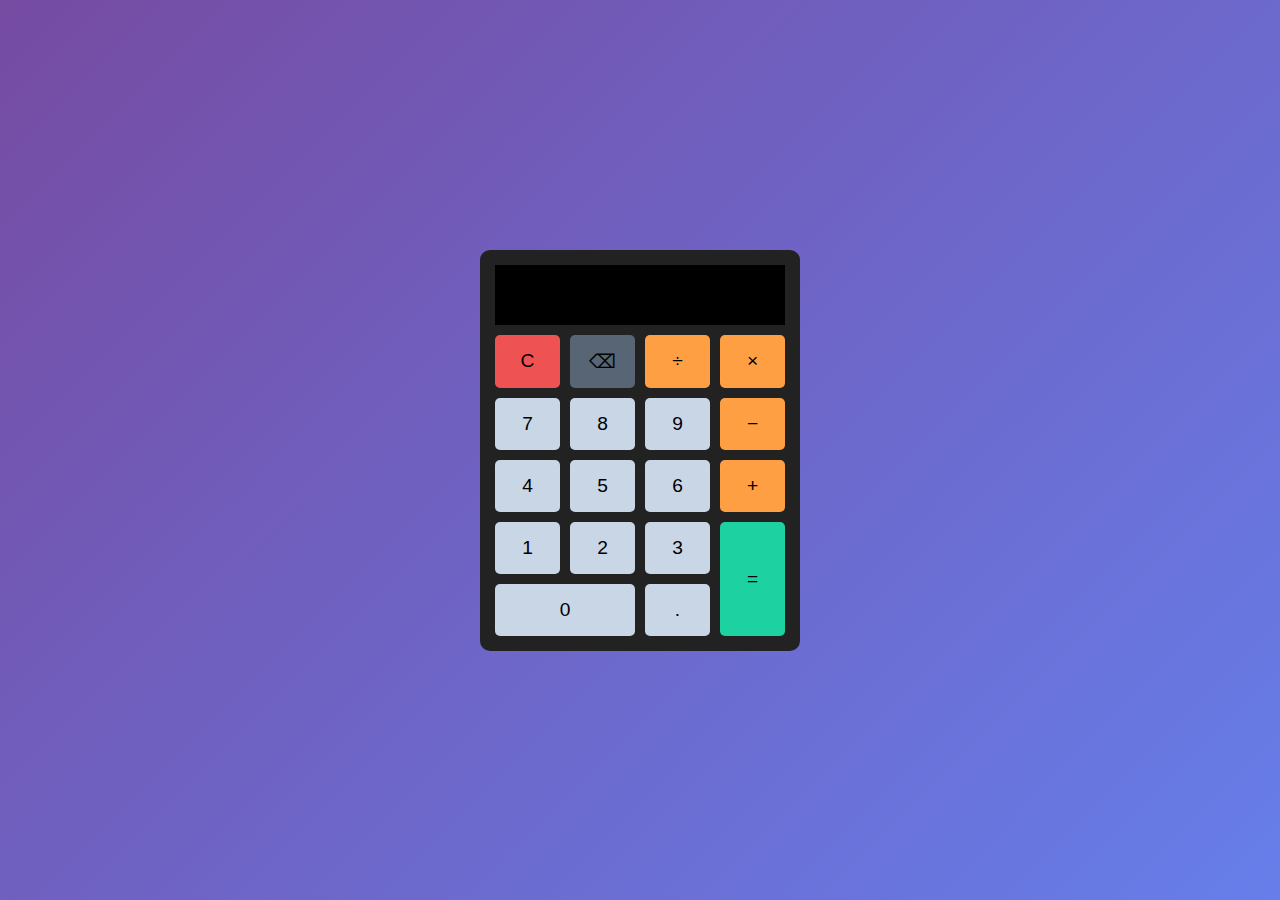
<file: CodeAlpha_Calculator-App/index.html>
<!DOCTYPE html>
<html lang="en">
<head>
  <meta charset="UTF-8" />
  <title>Basic Calculator</title>
  <link rel="stylesheet" href="style.css" />
</head>
<body>

  <div class="calculator">
    <input type="text" id="display" readonly />

    <div class="buttons">
      <button class="clear">C</button>
      <button class="delete">⌫</button>
      <button class="operator">÷</button>
      <button class="operator">×</button>

      <button>7</button>
      <button>8</button>
      <button>9</button>
      <button class="operator">−</button>

      <button>4</button>
      <button>5</button>
      <button>6</button>
      <button class="operator">+</button>

      <button>1</button>
      <button>2</button>
      <button>3</button>
      <button class="equal">=</button>

      <button class="zero">0</button>
      <button>.</button>
    </div>
  </div>

  <script src="app.js"></script>
</body>
</html>
</file>
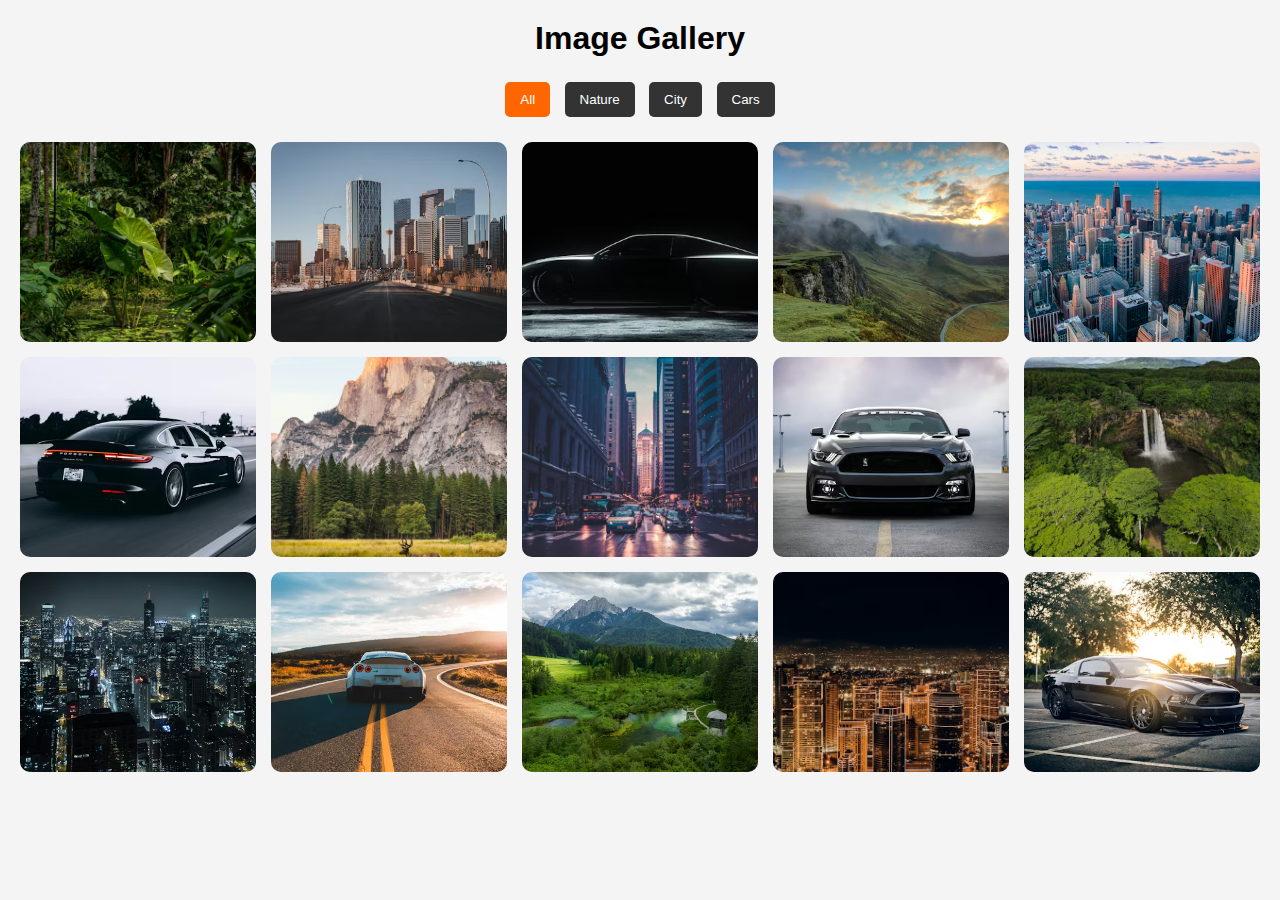
<file: CodeAlpha_Image-Gallery-App/index.html>
<!DOCTYPE html>
<html lang="en">
  <head>
    <meta charset="UTF-8" />
    <meta name="viewport" content="width=device-width, initial-scale=1.0" />
    <title>Image Gallery</title>
    <link rel="stylesheet" href="style.css" />
  </head>
  <body>
    <h1>Image Gallery</h1>

    <!-- Filter Buttons -->
    <div class="filters">
      <button data-filter="all" class="active">All</button>
      <button data-filter="nature">Nature</button>
      <button data-filter="city">City</button>
      <button data-filter="cars">Cars</button>
    </div>

    <!-- Gallery -->
    <div class="gallery">
      <img src="images/nature1.avif" data-category="nature" />
      <img src="images/city1.avif" data-category="city" />
      <img src="images/car1.avif" data-category="cars" />
      <img src="images/nature2.avif" data-category="nature" />
      <img src="images/city2.avif" data-category="city" />
      <img src="images/car2.avif" data-category="cars" />
      <img src="images/nature3.avif" data-category="nature" />
      <img src="images/city3.avif" data-category="city" />
      <img src="images/car3.avif" data-category="cars" />
      <img src="images/nature4.avif" data-category="nature" />
      <img src="images/city4.avif" data-category="city" />
      <img src="images/car4.avif" data-category="cars" />
      <img src="images/nature5.avif" data-category="nature" />
      <img src="images/city5.avif" data-category="city" />
      <img src="images/car5.avif" data-category="cars" />
    </div>

    <!-- Lightbox -->
    <div class="lightbox">
      <span class="close">&times;</span>
      <button class="prev">&#10094;</button>
      <img class="lightbox-img" />
      <button class="next">&#10095;</button>
    </div>

    <script src="script.js"></script>
  </body>
</html>
</file>
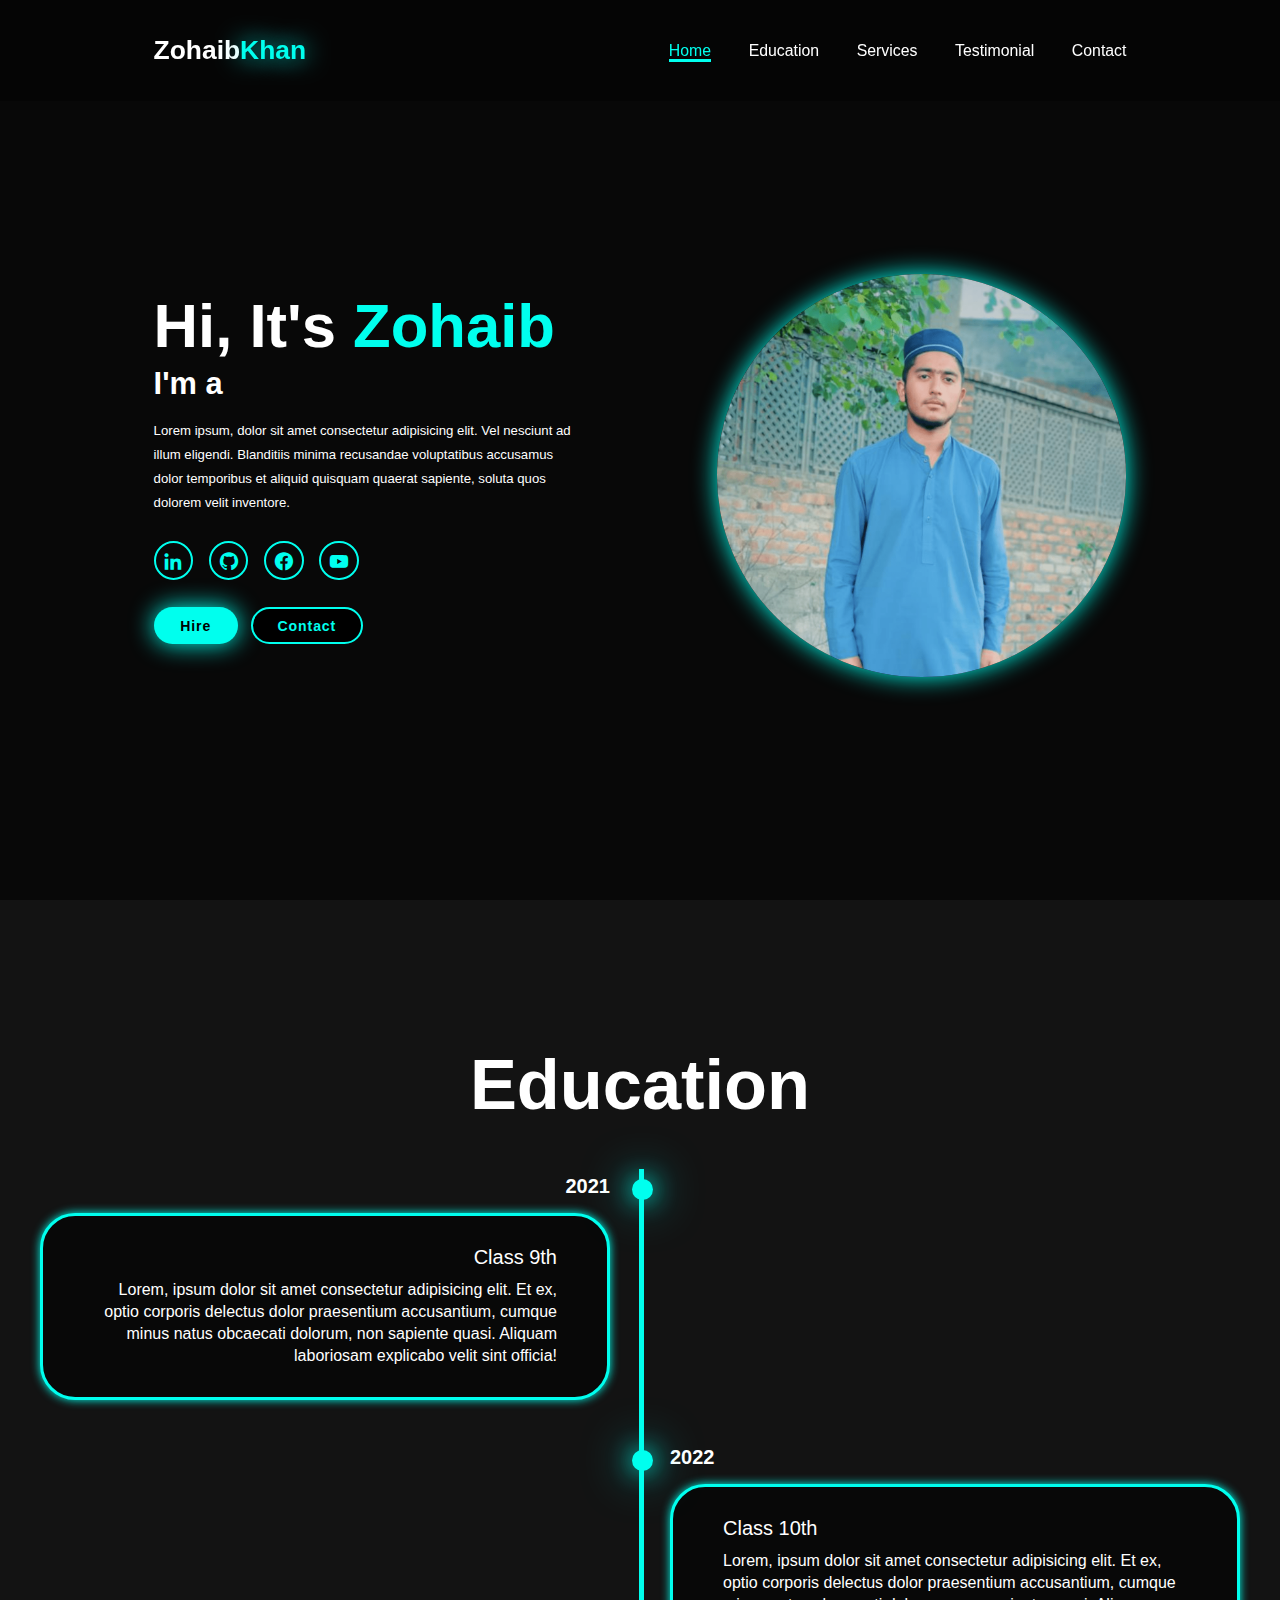
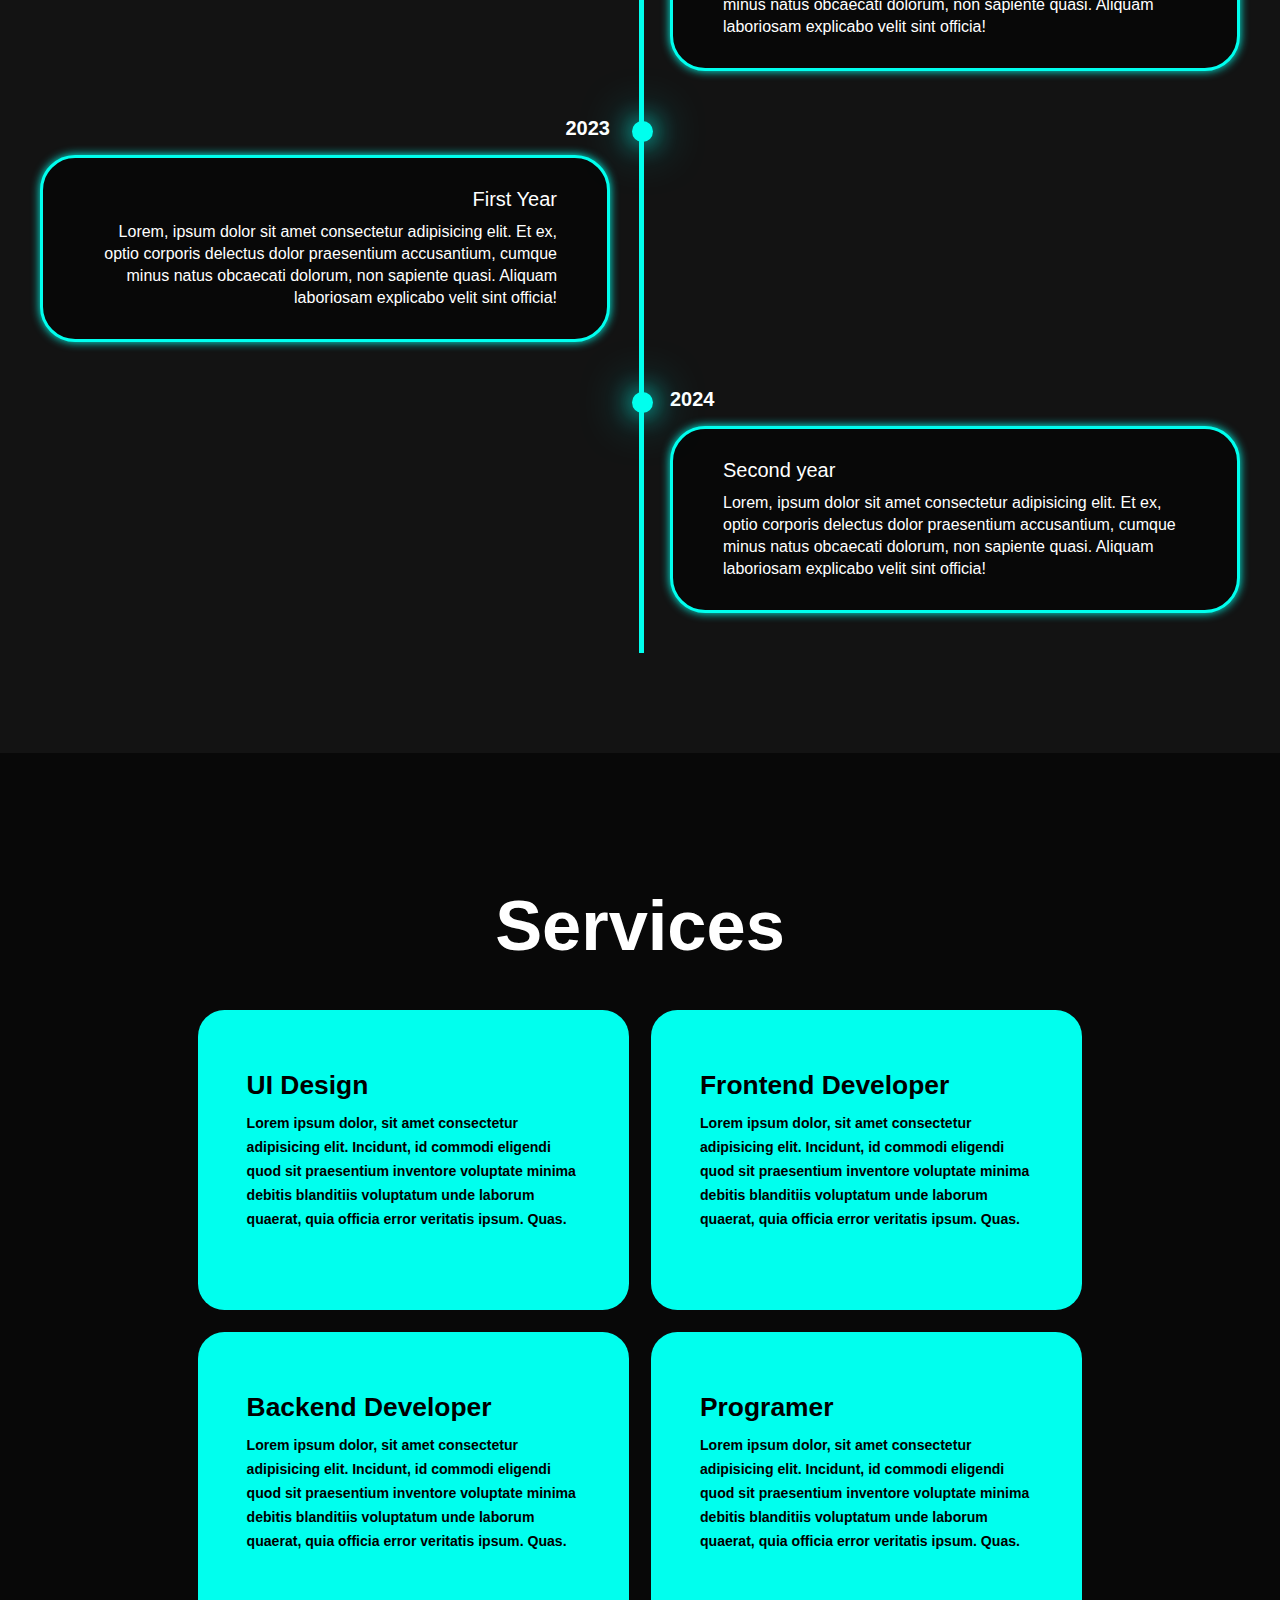
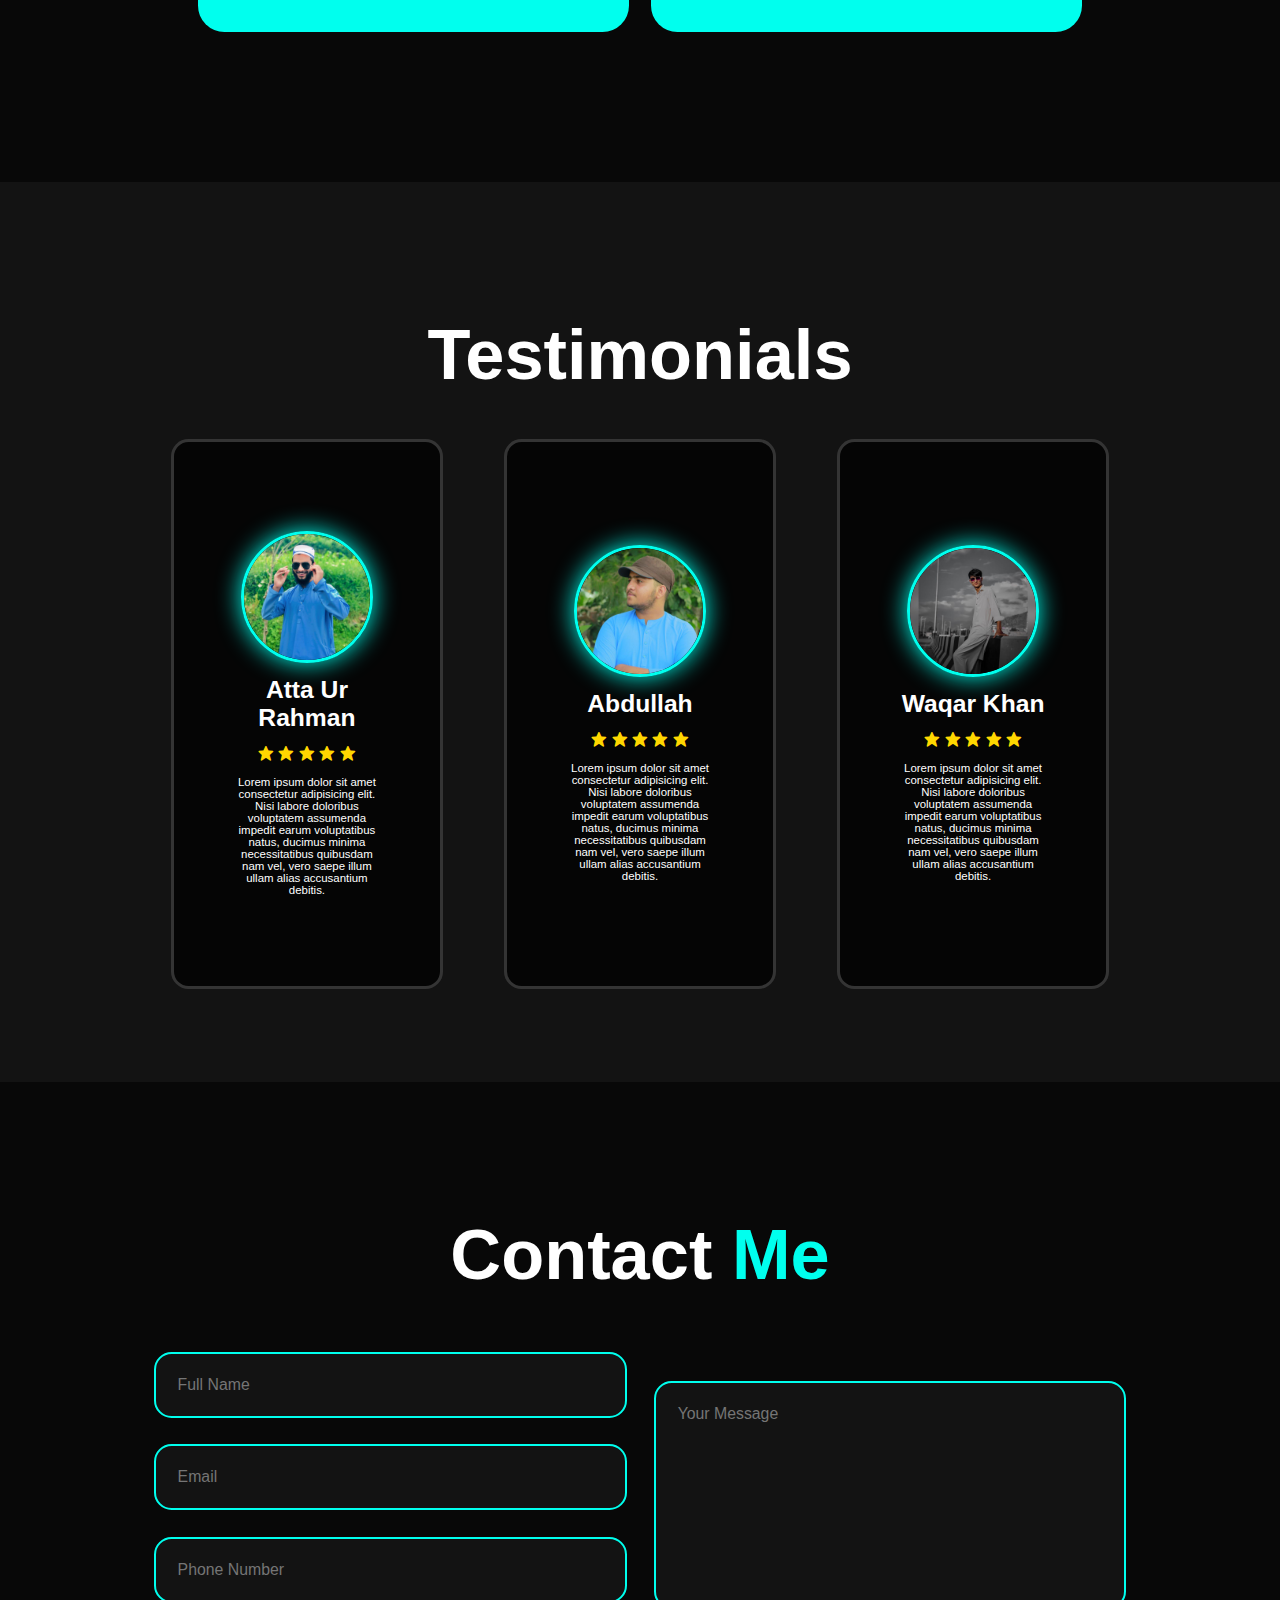
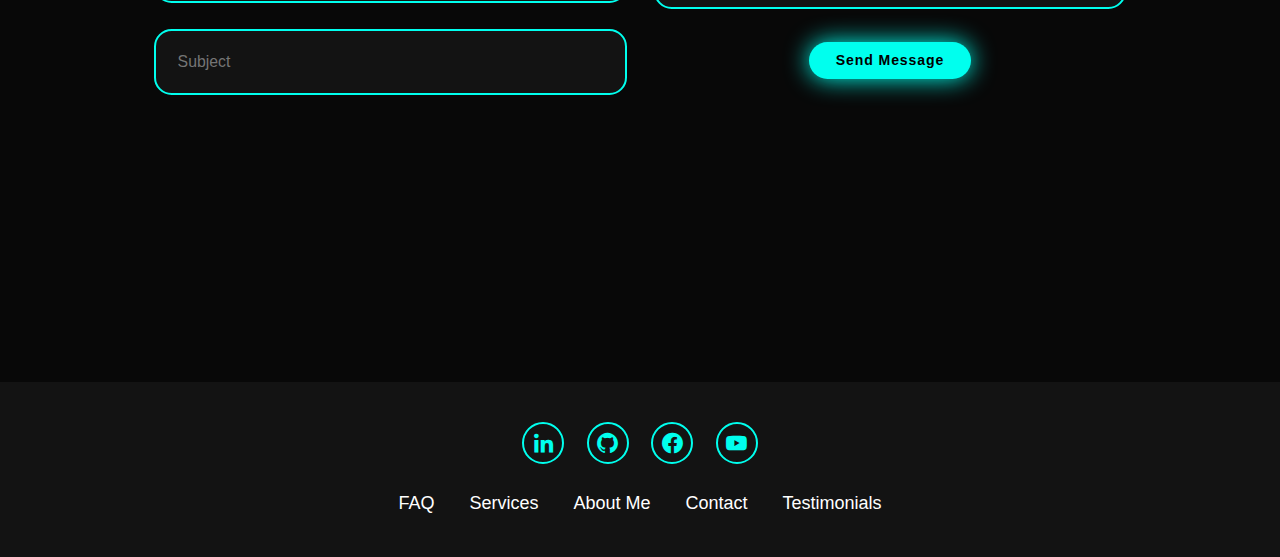
<file: CodeAlpha_Portfolio-Project/index.html>
<!DOCTYPE html>
<html lang="en">
  <head>
    <meta charset="UTF-8" />
    <meta name="viewport" content="width=device-width, initial-scale=1.0" />
    <title>CodeAlpha Portfolio Project</title>
    <!-- Custom Css Link -->
    <link rel="stylesheet" href="style.css" />
    <!-- Box Icon Link -->
    <link
      href="https://unpkg.com/boxicons@2.1.4/css/boxicons.min.css"
      rel="stylesheet"
    />
  </head>
  <body>
    <!-- Header -->
    <header class="header">
      <a href="#home" class="logo"> Zohaib<span>Khan</span> </a>
      <!--Humburger Menu -->
      <i class="bx bx-menu" id="menu-icon"></i>
      <nav class="navbar">
        <a href="#home" class="active">Home</a>
        <a href="#education">Education</a>
        <a href="#services">Services</a>
        <a href="#testimonial">Testimonial</a>
        <a href="#contact">Contact</a>
      </nav>
    </header>
    <!-- Home Section -->
    <section class="home" id="home">
      <div class="home-content">
        <h1>Hi, It's <span>Zohaib</span></h1>
        <h3 class="text-animation">I'm a <span></span></h3>
        <p>
          Lorem ipsum, dolor sit amet consectetur adipisicing elit. Vel nesciunt
          ad illum eligendi. Blanditiis minima recusandae voluptatibus accusamus
          dolor temporibus et aliquid quisquam quaerat sapiente, soluta quos
          dolorem velit inventore.
        </p>
        <div class="social-icons">
          <a href="https://www.linkedin.com/in/dev-zohaib-khan/"
            ><i class="bx bxl-linkedin"></i
          ></a>
          <a href="https://github.com/dev-zohaibkhan"
            ><i class="bx bxl-github"></i
          ></a>
          <a href="#"><i class="bx bxl-facebook-circle"></i></a>
          <a href="#"><i class="bx bxl-youtube"></i></a>
        </div>
        <div class="btn-group">
          <a href="#" class="btn">Hire</a>
          <a href="#contact" class="btn">Contact</a>
        </div>
      </div>
      <div class="home-img">
        <img src="img/home-img.png" alt="" />
      </div>
    </section>
    <!-- education section -->
    <section class="education" id="education">
      <h2 class="heading">Education</h2>
      <div class="timeline-items">
        <div class="timeline-item">
          <div class="timeline-dot"></div>
          <div class="timeline-date">2021</div>
          <div class="timeline-content">
            <h3>Class 9th</h3>
            <p>
              Lorem, ipsum dolor sit amet consectetur adipisicing elit. Et ex,
              optio corporis delectus dolor praesentium accusantium, cumque
              minus natus obcaecati dolorum, non sapiente quasi. Aliquam
              laboriosam explicabo velit sint officia!
            </p>
          </div>
        </div>
        <div class="timeline-item">
          <div class="timeline-dot"></div>
          <div class="timeline-date">2022</div>
          <div class="timeline-content">
            <h3>Class 10th</h3>
            <p>
              Lorem, ipsum dolor sit amet consectetur adipisicing elit. Et ex,
              optio corporis delectus dolor praesentium accusantium, cumque
              minus natus obcaecati dolorum, non sapiente quasi. Aliquam
              laboriosam explicabo velit sint officia!
            </p>
          </div>
        </div>
        <div class="timeline-item">
          <div class="timeline-dot"></div>
          <div class="timeline-date">2023</div>
          <div class="timeline-content">
            <h3>First Year</h3>
            <p>
              Lorem, ipsum dolor sit amet consectetur adipisicing elit. Et ex,
              optio corporis delectus dolor praesentium accusantium, cumque
              minus natus obcaecati dolorum, non sapiente quasi. Aliquam
              laboriosam explicabo velit sint officia!
            </p>
          </div>
        </div>
        <div class="timeline-item">
          <div class="timeline-dot"></div>
          <div class="timeline-date">2024</div>
          <div class="timeline-content">
            <h3>Second year</h3>
            <p>
              Lorem, ipsum dolor sit amet consectetur adipisicing elit. Et ex,
              optio corporis delectus dolor praesentium accusantium, cumque
              minus natus obcaecati dolorum, non sapiente quasi. Aliquam
              laboriosam explicabo velit sint officia!
            </p>
          </div>
        </div>
      </div>
    </section>
    <!-- services section -->
    <section class="services" id="services">
      <h2 class="heading">Services</h2>
      <div class="services-container">
        <div class="services-box">
          <div class="services-info">
            <h4>UI Design</h4>
            <p>
              Lorem ipsum dolor, sit amet consectetur adipisicing elit.
              Incidunt, id commodi eligendi quod sit praesentium inventore
              voluptate minima debitis blanditiis voluptatum unde laborum
              quaerat, quia officia error veritatis ipsum. Quas.
            </p>
          </div>
        </div>
        <div class="services-box">
          <div class="services-info">
            <h4>Frontend Developer</h4>
            <p>
              Lorem ipsum dolor, sit amet consectetur adipisicing elit.
              Incidunt, id commodi eligendi quod sit praesentium inventore
              voluptate minima debitis blanditiis voluptatum unde laborum
              quaerat, quia officia error veritatis ipsum. Quas.
            </p>
          </div>
        </div>
        <div class="services-box">
          <div class="services-info">
            <h4>Backend Developer</h4>
            <p>
              Lorem ipsum dolor, sit amet consectetur adipisicing elit.
              Incidunt, id commodi eligendi quod sit praesentium inventore
              voluptate minima debitis blanditiis voluptatum unde laborum
              quaerat, quia officia error veritatis ipsum. Quas.
            </p>
          </div>
        </div>
        <div class="services-box">
          <div class="services-info">
            <h4>Programer</h4>
            <p>
              Lorem ipsum dolor, sit amet consectetur adipisicing elit.
              Incidunt, id commodi eligendi quod sit praesentium inventore
              voluptate minima debitis blanditiis voluptatum unde laborum
              quaerat, quia officia error veritatis ipsum. Quas.
            </p>
          </div>
        </div>
      </div>
    </section>
    <!-- testimonial section -->
    <section class="testimonials" id="testimonial">
      <div class="testimonials-box">
        <h2 class="heading">Testimonials</h2>
        <div class="wrapper">
          <div class="testimonial-item">
            <img src="img/testimonial-1.enc" />
            <h2>Atta Ur Rahman</h2>
            <div class="rating">
              <i class="bx bxs-star" id="star"></i>
              <i class="bx bxs-star" id="star"></i>
              <i class="bx bxs-star" id="star"></i>
              <i class="bx bxs-star" id="star"></i>
              <i class="bx bxs-star" id="star"></i>
            </div>
            <p>
              Lorem ipsum dolor sit amet consectetur adipisicing elit. Nisi
              labore doloribus voluptatem assumenda impedit earum voluptatibus
              natus, ducimus minima necessitatibus quibusdam nam vel, vero saepe
              illum ullam alias accusantium debitis.
            </p>
          </div>
          <div class="testimonial-item">
            <img src="img/testimonial-2.enc" />
            <h2>Abdullah</h2>
            <div class="rating">
              <i class="bx bxs-star" id="star"></i>
              <i class="bx bxs-star" id="star"></i>
              <i class="bx bxs-star" id="star"></i>
              <i class="bx bxs-star" id="star"></i>
              <i class="bx bxs-star" id="star"></i>
            </div>
            <p>
              Lorem ipsum dolor sit amet consectetur adipisicing elit. Nisi
              labore doloribus voluptatem assumenda impedit earum voluptatibus
              natus, ducimus minima necessitatibus quibusdam nam vel, vero saepe
              illum ullam alias accusantium debitis.
            </p>
          </div>
          <div class="testimonial-item">
            <img src="img/testimonial-3.enc" />
            <h2>Waqar Khan</h2>
            <div class="rating">
              <i class="bx bxs-star" id="star"></i>
              <i class="bx bxs-star" id="star"></i>
              <i class="bx bxs-star" id="star"></i>
              <i class="bx bxs-star" id="star"></i>
              <i class="bx bxs-star" id="star"></i>
            </div>
            <p>
              Lorem ipsum dolor sit amet consectetur adipisicing elit. Nisi
              labore doloribus voluptatem assumenda impedit earum voluptatibus
              natus, ducimus minima necessitatibus quibusdam nam vel, vero saepe
              illum ullam alias accusantium debitis.
            </p>
          </div>
        </div>
      </div>
    </section>
    <!-- contact section -->
    <section class="contact" id="contact">
      <h2 class="heading">Contact <span>Me</span></h2>
      <form action="">
        <div class="input-group">
          <div class="input-box">
            <input type="text" placeholder="Full Name" />
            <input type="email" placeholder="Email" />
          </div>
          <div class="input-box">
            <input type="number" placeholder="Phone Number" />
            <input type="text" placeholder="Subject" />
          </div>
        </div>
        <div class="input-group-2">
          <textarea
            name=""
            id=""
            cols="30"
            rows="10"
            placeholder="Your Message"
          ></textarea>
          <input type="submit" value="Send Message" class="btn" />
        </div>
      </form>
    </section>
    <!-- Footer -->
    <footer class="footer">
      <div class="social">
        <a href="#"><i class="bx bxl-linkedin"></i></a>
        <a href="#"><i class="bx bxl-github"></i></a>
        <a href="#"><i class="bx bxl-facebook-circle"></i></a>
        <a href="#"><i class="bx bxl-youtube"></i></a>
      </div>
      <ul class="list">
        <li><a href="#">FAQ</a></li>
        <li><a href="#">Services</a></li>
        <li><a href="#">About Me</a></li>
        <li><a href="#">Contact</a></li>
        <li><a href="#">Testimonials</a></li>
      </ul>
    </footer>

    <!-- Js External Link-->
    <script src="script.js"></script>
  </body>
</html>
</file>
<file: CodeAlpha_Calculator-App/style.css>
* {
  margin: 0;
  padding: 0;
  box-sizing: border-box;
  font-family: Verdana, Tahoma, sans-serif;
}

body {
  height: 100vh;
  background: linear-gradient(135deg, #764ba2, #667eea);
  display: flex;
  justify-content: center;
  align-items: center;
}

.calculator {
  width: 320px;
  background: #222;
  border-radius: 10px;
  padding: 15px;
}

#display {
  width: 100%;
  height: 60px;
  background: #000;
  color: #0f0;
  font-size: 2rem;
  text-align: right;
  padding: 10px;
  border: none;
  margin-bottom: 10px;
}

.buttons {
  display: grid;
  grid-template-columns: repeat(4, 1fr);
  gap: 10px;
}

button {
  padding: 15px;
  font-size: 1.2rem;
  border: none;
  border-radius: 5px;
  cursor: pointer;
}

button:hover {
  opacity: 0.8;
}

.operator {
  background: #ff9f43;
}

.equal {
  background: #1dd1a1;
  grid-row: span 2;
}

.clear {
  background: #ee5253;
}

.delete {
  background: #576574;
}

.zero {
  grid-column: span 2;
}

button:not(.operator):not(.equal):not(.clear):not(.delete) {
  background: #c8d6e5;
}
</file>
<file: CodeAlpha_Image-Gallery-App/style.css>
* {
  margin: 0;
  padding: 0;
  box-sizing: border-box;
}

body {
  font-family: Arial, sans-serif;
  padding: 20px;
  background: #f4f4f4;
  text-align: center;
}

h1 {
  margin-bottom: 20px;
}

/* Filters */
.filters button {
  padding: 10px 15px;
  margin: 5px;
  border: none;
  cursor: pointer;
  background: #333;
  color: #fff;
  border-radius: 5px;
}

.filters button.active,
.filters button:hover {
  background: #ff6600;
}

/* Gallery */
.gallery {
  display: grid;
  grid-template-columns: repeat(auto-fit, minmax(220px, 1fr));
  gap: 15px;
  margin-top: 20px;
}

.gallery img {
  width: 100%;
  height: 200px;
  object-fit: cover;
  cursor: pointer;
  border-radius: 10px;
  transition: transform 0.4s ease, filter 0.4s ease;
}

.gallery img:hover {
  transform: scale(1.05);
  filter: brightness(80%);
}

/* Lightbox */
.lightbox {
  display: none;
  position: fixed;
  inset: 0;
  background: rgba(0, 0, 0, 0.9);
  align-items: center;
  justify-content: center;
}

.lightbox-img {
  max-width: 90%;
  max-height: 80%;
  border-radius: 10px;
}

.close {
  position: absolute;
  top: 20px;
  right: 30px;
  font-size: 35px;
  color: white;
  cursor: pointer;
}

.prev, .next {
  position: absolute;
  top: 50%;
  font-size: 40px;
  background: none;
  border: none;
  color: white;
  cursor: pointer;
}

.prev { left: 20px; }
.next { right: 20px; }

/* Responsive */
@media (max-width: 600px) {
  .gallery img {
    height: 160px;
  }
}
</file>
<file: CodeAlpha_Portfolio-Project/style.css>
* {
  margin: 0;
  padding: 0;
  box-sizing: border-box;
  text-decoration: none;
  border: none;
  outline: none;
  scroll-behavior: smooth;
  font-family: "poppins", sans-serif;
}
:root {
  --bg-color: #080808;
  --second-bg-color: #131313;
  --text-color: #fff;
  --main-color: #00ffee;
}
html {
  font-size: 60%;
}
body {
  background: var(--bg-color);
  color: var(--text-color);
}
header {
  position: fixed;
  top: 0;
  left: 0;
  width: 100%;
  padding: 4rem 12% 4rem;
  background: rgba(0, 0, 0, 0.3);
  backdrop-filter: blur(10px);
  display: flex;
  justify-content: space-between;
  align-items: center;
  z-index: 5;
}
.logo {
  font-size: 3rem;
  color: var(--text-color);
  font-weight: 800;
  cursor: pointer;
  transition: 0.3s ease;
}
.logo:hover {
  transform: scale(1.1);
}
.logo span {
  text-shadow: 0 0 25px var(--main-color);
}
.navbar a {
  font-size: 1.8rem;
  color: var(--text-color);
  margin-left: 4rem;
  font-weight: 500;
  transition: 0.3s ease;
  border-bottom: 3px solid transparent;
}
.navbar a:hover,
.navbar a.active {
  color: var(--main-color);
  border-bottom: 3px solid var(--main-color);
}
#menu-icon {
  font-size: 3.6rem;
  color: var(--main-color);
  display: none;
}
section {
  min-height: 100vh;
  padding: 10rem 12% 10rem;
}
.home {
  display: flex;
  align-items: center;
  justify-content: center;
  gap: 15rem;
}
.home-content {
  display: flex;
  flex-direction: column;
  align-items: baseline;
  text-align: left;
  justify-content: center;
  margin-top: 3rem;
}
span {
  color: var(--main-color);
}
.logo span {
  columns: var(--main-color);
}
.home-content h3 {
  margin-bottom: 2rem;
  margin-top: 1rem;
  font-size: 3.5rem;
}
.home-content h1 {
  font-size: 7rem;
  font-weight: 700;
  margin-top: 1.5rem;
  line-height: 1;
}
.home img {
  position: relative;
  top: 3rem;
  width: 32vw;
  border-radius: 50%;
  box-shadow: 0 0 25px var(--main-color);
  cursor: pointer;
  transition: 0.4s ease-in-out;
}
.home img:hover {
  box-shadow: 0 0 25px var(--main-color), 0 0 50px var(--main-color),
    0 0 100px var(--main-color);
}
.home-content p {
  font-size: 1.5rem;
  font-weight: 500;
  line-height: 1.8;
  max-width: 1000px;
}
.social-icons a {
  display: inline-flex;
  justify-content: center;
  align-items: center;
  width: 4.5rem;
  height: 4.5rem;
  background: transparent;
  border: 2px solid var(--main-color);
  font-size: 2.5rem;
  border-radius: 50%;
  color: var(--main-color);
  margin: 3rem 1.5rem 3rem 0;
  transition: 0.3s ease-in-out;
}
.social-icons a:hover {
  color: var(--text-color);
  transform: scale(1.3) translateY(-5px);
  box-shadow: 0 0 25px var(--main-color);
  background-color: var(--main-color);
}
.btn {
  display: inline-block;
  padding: 1rem 2.8rem;
  background: var(--main-color);
  box-shadow: 0 0 25px var(--main-color);
  border-radius: 4rem;
  font-size: 1.6rem;
  color: #000;
  border: 2px solid transparent;
  letter-spacing: 0.1rem;
  font-weight: 600;
  transition: 0.3s ease-in-out;
  cursor: pointer;
}
.btn:hover {
  transform: scale(1.05);
  box-shadow: 0 0 50px var(--main-color);
}
.btn-group {
  display: flex;
  align-items: center;
  gap: 1.5rem;
}
.btn-group a:nth-of-type(2) {
  background-color: #000;
  color: var(--main-color);
  border: 2px solid var(--main-color);
  box-shadow: 0 0 25px transparent;
}
.btn-group a:nth-of-type(2):hover {
  box-shadow: 0 0 25px var(--main-color);
  background-color: var(--main-color);
  color: #000;
}
.text-animation {
  font-size: 34px;
  font-weight: 600;
  min-width: 280px;
}
.text-animation span {
  position: relative;
}
.text-animation span::before {
  content: "";
  color: var(--main-color);
  animation: words 20s infinite;
}
.text-animation span::after {
  content: "";
  background-color: var(--bg-color);
  position: absolute;
  width: calc(100%+ 8px);
  height: 100%;
  border-left: 3px solid var(--bg-color);
  right: -8px;
  animation: cursor 0.6s infinite, typing 20s steps(14) infinite;
}
@keyframes cursor {
  to {
    border-left: 2px solid var(--main-color);
  }
}
@keyframes words {
  20% {
    content: "Frontend Designer";
  }
  21%,
  40% {
    content: "Web Designer";
  }
  41%,
  60% {
    content: "UI / UX Designer";
  }
  61%,
  80% {
    content: "Web Developer";
  }
  81%,
  100% {
    content: "Youtuber";
  }
}
@keyframes typing {
  10%,
  15%,
  30%,
  35%,
  50%,
  55%,
  70%,
  75%,
  90%,
  95% {
    width: 0;
  }
  5%,
  20%,
  25%,
  40%,
  45%,
  60%,
  65%,
  80%,
  85%,
  100% {
    width: calc(100% + 8px);
  }
}
.heading {
  font-size: 8rem;
  text-align: center;
  margin: 5rem 0;
}
.education {
  padding: 100px 15px;
  background: var(--second-bg-color);
}
.education h2 {
  margin-bottom: 5rem;
}
.timeline-items {
  max-width: 1200px;
  margin: auto;
  display: flex;
  flex-wrap: wrap;
  position: relative;
}
.timeline-items::before {
  content: "";
  position: absolute;
  width: 5px;
  height: 100%;
  background-color: var(--main-color);
  left: calc(50% - 1px);
}
.timeline-item {
  margin-bottom: 40px;
  width: 100%;
  position: relative;
}
.timeline-item:nth-child(odd) {
  padding-right: calc(50% + 30px);
  text-align: right;
}
.timeline-item:nth-child(even) {
  padding-left: calc(50% + 30px);
}
.timeline-dot {
  height: 21px;
  width: 21px;
  background-color: var(--main-color);
  box-shadow: 0 0 25px var(--main-color), 0 0 50px var(--main-color);
  position: absolute;
  left: calc(50% - 8px);
  border-radius: 50%;
  top: 10px;
}
.timeline-date {
  font-size: 20px;
  font-weight: 800;
  color: #fff;
  margin: 6px 0 15px;
}
.timeline-content {
  background-color: var(--bg-color);
  border: 3px solid var(--main-color);
  padding: 30px 50px;
  border-radius: 4rem;
  box-shadow: 0 0 10px var(--main-color);
  cursor: pointer;
  transition: 0.3s ease-in-out;
}
.timeline-content:hover {
  transform: scale(1.05);
  box-shadow: 0 0 25px var(--main-color);
}
.timeline-content h3 {
  font-size: 20px;
  color: #fff;
  margin: 0 0 10px;
  font-weight: 500;
}
.timeline-content p {
  color: #ffff;
  font-size: 16px;
  font-weight: 300;
  line-height: 22px;
}
::-webkit-scrollbar {
  width: 15px;
}
::-webkit-scrollbar-thumb {
  background: var(--main-color);
}
::-webkit-scrollbar-track {
  background: var(--bg-color);
  width: 50px;
}
.services {
  background: var(--bg-color);
  color: #000;
}
.services h2 {
  margin-bottom: 5rem;
  color: #fff;
}
.services-container {
  display: grid;
  grid-template-columns: repeat(2, 1fr);
  align-items: center;
  gap: 2.5rem;
}
.services-box {
  background: var(--main-color);
  height: 300px;
  border-radius: 3rem;
  border: 5px solid transparent;
  cursor: pointer;
  transition: 0.4s ease-in-out;
}
.services-box:hover {
  background: #fff;
  color: #000;
  border: 5px solid var(--main-color);
  transform: scale(1.03);
}
.services-box .services-info {
  display: flex;
  flex-direction: column;
  text-align: left;
  max-height: 200px;
  justify-content: left;
  align-items: baseline;
  padding: 5rem 5rem;
}
.services-info h4 {
  font-size: 3rem;
  font-weight: 800;
  line-height: 2;
}
.services-info p {
  font-size: 1.6rem;
  font-weight: 600;
  max-height: 100px;
  line-height: 1.7;
  margin: auto;
}
.testimonials {
  background: var(--second-bg-color);
}
.testimonials-box {
  background-size: cover;
  display: flex;
  align-items: center;
  justify-content: center;
  flex-direction: column;
}
.testimonials .heading {
  margin-bottom: 5rem;
}
.testimonials-box img {
  width: 15rem;
  border-radius: 50%;
  border: 3px solid var(--main-color);
  box-shadow: 0 0 25px var(--main-color);
}
.wrapper {
  display: grid;
  grid-template-columns: repeat(3, 1fr);
  gap: 3rem;
}
.testimonial-item {
  min-height: 550px;
  max-width: 450px;
  background: rgba(0, 0, 0, 0.7);
  border: 3px solid rgba(238, 238, 238, 0.2);
  border-radius: 2rem;
  margin: 0 2rem;
  padding: 30px 60px;
  cursor: pointer;
  display: flex;
  flex-direction: column;
  align-items: center;
  justify-content: center;
  text-align: center;
  gap: 1.5rem;
  color: #fff;
  transition: 0.4s ease-in-out;
}
.testimonial-item:hover {
  border: 3px solid var(--main-color);
  transform: translateY(-10px) scale(1.03);
  box-shadow: 0 0 50px var(--main-color);
}
.testimonial-item h2 {
  font-size: 2.8rem;
}
.testimonial-item p {
  font-size: 1.3rem;
}
#star {
  color: gold;
  font-size: 2rem;
}
.contact {
  background-color: var(--bg-color);
}
.contact h2 {
  margin-bottom: 3rem;
  color: #fff;
}
.contact form {
  display: flex;
  justify-content: center;
  align-items: center;
  gap: 3rem;
  margin: 5rem auto;
  text-align: center;
}
.contact form .input-box {
  display: flex;
  justify-content: center;
  flex-wrap: wrap;
}
.contact form .input-box input,
.contact form textarea {
  width: 100%;
  padding: 2.5rem;
  font-size: 1.8rem;
  color: var(--text-color);
  background: var(--second-bg-color);
  border-radius: 2rem;
  border: 2px solid var(--main-color);
  margin: 1.5rem 0;
  resize: none;
}
.contact form .btn {
  margin-top: 2rem;
}
.footer {
  position: relative;
  bottom: 0;
  width: 100%;
  padding: 40px 0;
  background-color: var(--second-bg-color);
}
.footer .social {
  text-align: center;
  padding-bottom: 25px;
  color: var(--main-color);
}
.footer .social a {
  font-size: 25px;
  color: var(--main-color);
  border: 2px solid var(--main-color);
  width: 42px;
  height: 42px;
  line-height: 42px;
  display: inline-block;
  text-align: center;
  border-radius: 50%;
  margin: 0 10px;
  transition: 0.3s ease-in-out;
}
.footer .social a:hover {
  transform: scale(1.2) translateY(-10px);
  background-color: var(--main-color);
  color: #000;
  box-shadow: 0 0 25px var(--main-color);
}
.footer ul {
  margin-top: 0;
  padding: 0;
  font-size: 18px;
  line-height: 1.6;
  margin-bottom: 0;
  text-align: center;
}
.footer ul li a {
  color: #fff;
  border-bottom: 3px solid transparent;
  transition: 0.3s ease-in-out;
}
.footer ul li a:hover {
  border-bottom: 3px solid var(--main-color);
}
.footer ul li {
  display: inline-block;
  padding: 0 15px;
}

/* Media Screen */
@media (max-width: 1285px) {
  html {
    font-size: 55%;
  }
  .services-container {
    padding-bottom: 7rem;
    grid-template-columns: repeat(2, 1fr);
    margin: 0 5rem;
  }
}
@media (max-width: 991px) {
  header {
    padding: 2rem 3%;
  }
  section {
    padding: 10rem 3% 2rem;
  }
  .timeline-item::before {
    left: 7px;
  }
  .timeline-item:nth-child(odd) {
    padding-right: 0;
    text-align: left;
  }
  .timeline-item:nth-child(odd),
  .timeline-item:nth-child(even) {
    padding-left: 37px;
  }
  .timeline-dot {
    left: 0;
  }
  .services {
    padding-bottom: 7rem;
  }
  .testimonials .wrapper {
    grid-template-columns: repeat(1, 1fr);
  }
  .contact form {
    flex-direction: column;
  }
  footer {
    padding: 2rem 3%;
  }
}
@media (max-width: 895px) {
  #menu-icon {
    display: block;
    cursor: pointer;
  }
  .navbar {
    position: absolute;
    top: 100%;
    right: 0;
    width: 50%;
    padding: 1rem 3%;
    background: rgba(0, 0, 0, 0.8);
    backdrop-filter: blur(20px);
    border-bottom-left-radius: 2rem;
    border-left: 2px solid var(--main-color);
    border-bottom: 2px solid var(--main-color);
    display: none;
  }
  .navbar.active {
    display: block;
  }
  .navbar a {
    display: block;
    font-size: 2rem;
    margin: 3rem 0;
    color: #fff;
  }
  .home {
    flex-direction: column-reverse;
    margin: 5rem 4rem;
  }
  .home-content h3 {
    font-size: 2.6rem;
  }
  .home-content h1 {
    font-size: 8rem;
    margin-top: 3rem;
  }
  .home-content p {
    max-width: 600px;
    margin: 0 auto;
  }
  .home-img img {
    width: 56vw;
  }
  .services h2 {
    margin-bottom: 3rem;
  }
  .services-container {
    grid-template-columns: repeat(1, 1fr);
  }
}
@media (max-width: 460px) {
  .services-box .services-info {
    padding: 3rem 2rem;
  }
  .testimonials,
  .contact,
  .services,
  .education .heading {
    font-size: 7rem;
  }
}
</file>
